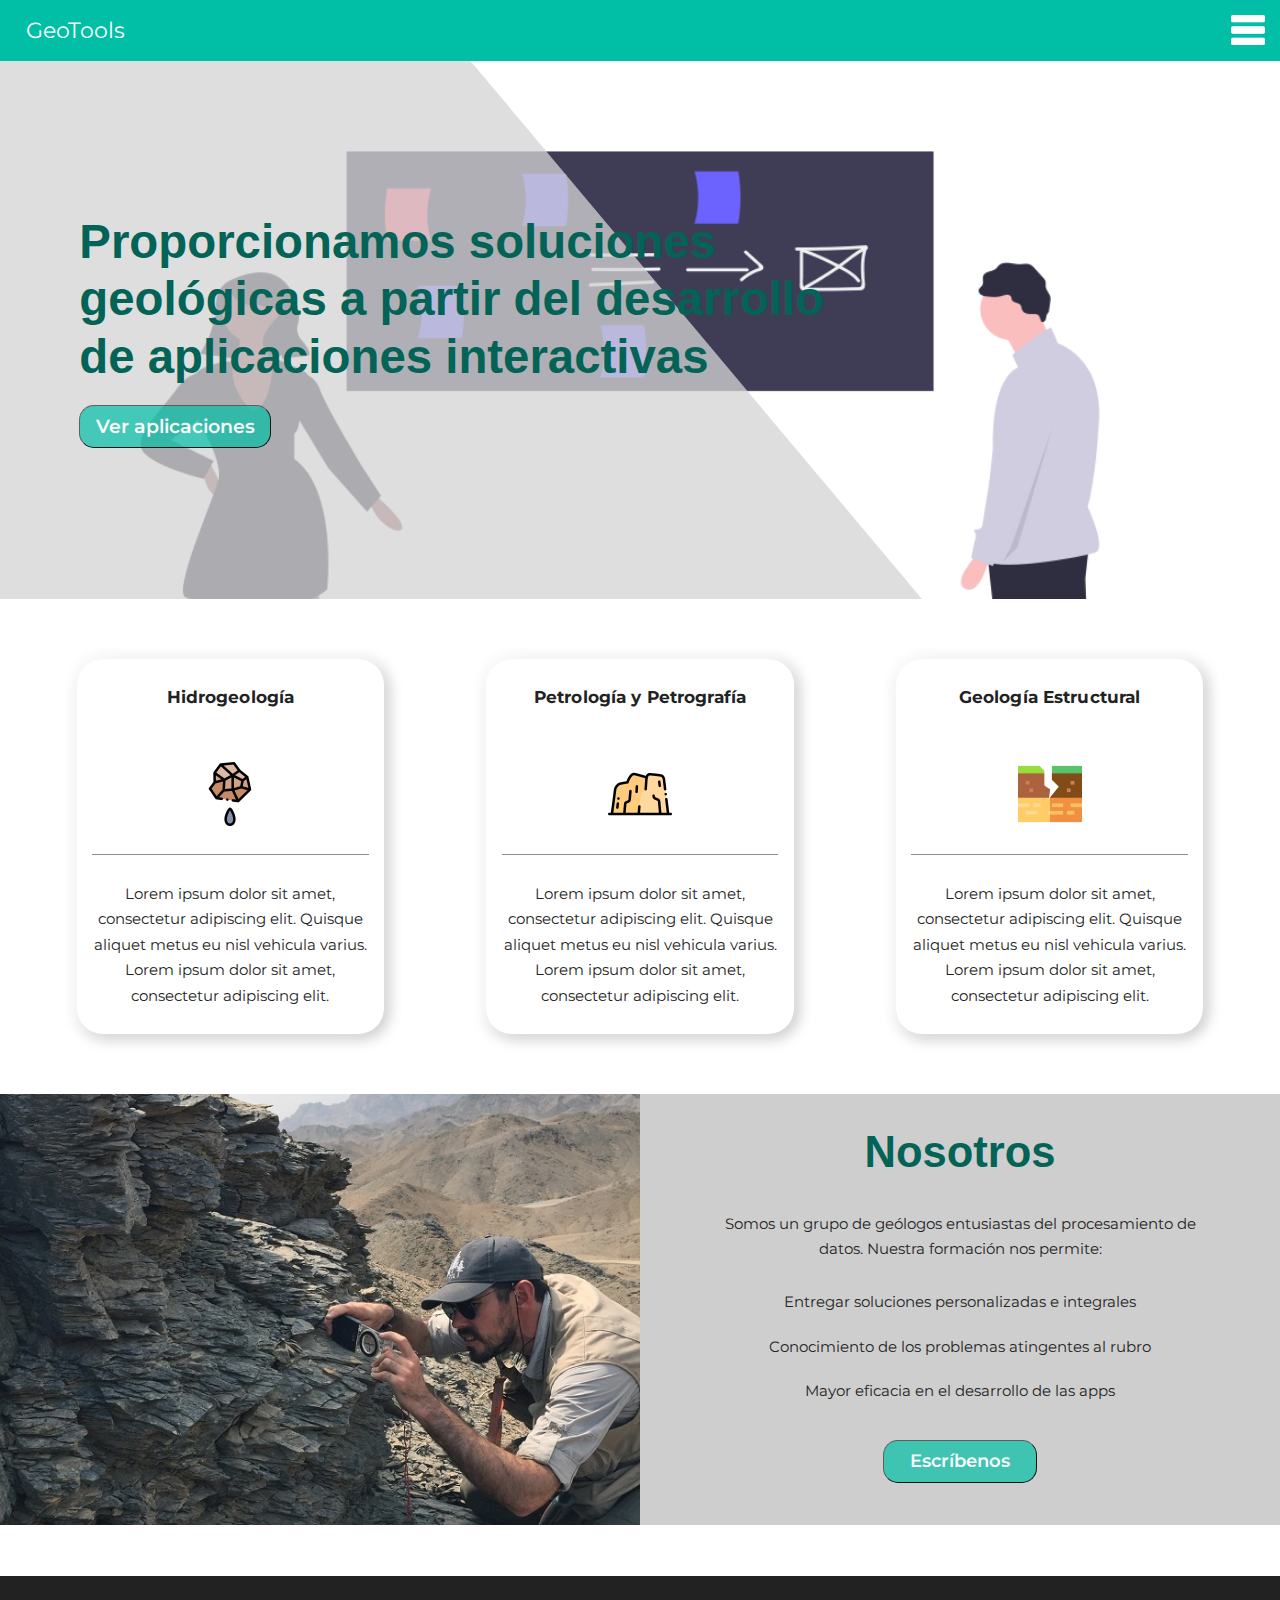
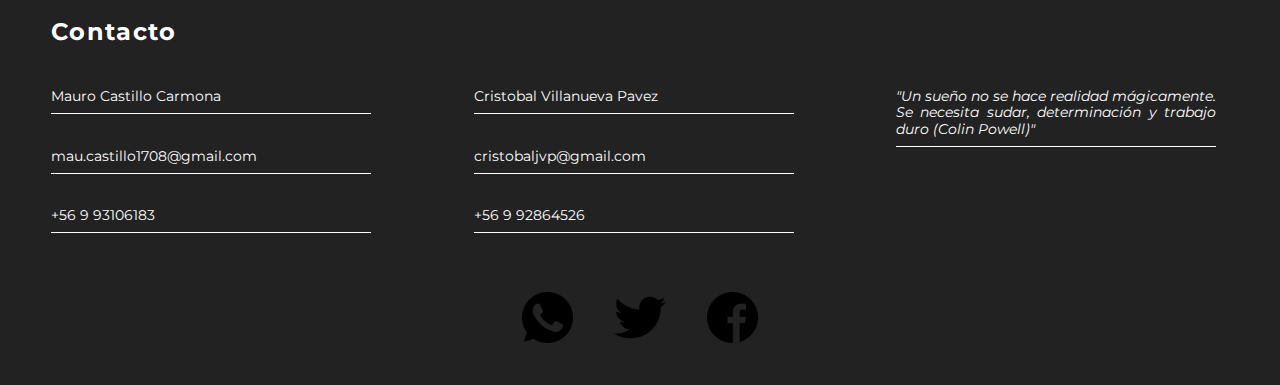
<file: home.html>
<!DOCTYPE html>
<html>
<head>
    <title>Home | Proyecto Herramientas</title>
    <meta charset="utf-8">
    <meta name="viewport" content="width=device-width, initial-scale=1">
    <link rel="stylesheet" type="text/css" href="normalize.css">
	<link rel="stylesheet" type="text/css" href="estilos.css">
    <link rel="stylesheet" type="text/css" href="fa/css/all.css">
    <link href="https://fonts.googleapis.com/css2?family=Julius+Sans+One&family=Montserrat:ital,wght@0,100;0,200;0,300;0,400;0,500;0,600;0,700;0,800;0,900;1,100;1,200;1,300;1,400;1,500;1,600;1,700;1,800;1,900&display=swap" rel="stylesheet">
    
</head>
<body>
    <!-- Header -->
    <div class="header">
        <div class="barra">
            <!-- Logo -->
            <div class="logo">
                <img href="#">
                <a href="#">GeoTools</a>
            </div>

            <!-- Botón -->
            <input type="checkbox" id="btn-menu">
		    <label for="btn-menu" class="icon-menu"><img src="img/btn-menu.png"></label>
            
            <!-- Menu -->
            <nav class="menu">
                <ul>
                    <li><a href="#">Home</a></li>
                    <li><a href="#">Hidrogeología</a></li>
                    <li><a href="#">Petrología y Petrografía</a></li>
                    <li><a href="#">Geoquímica</a></li>
                    <li><a href="#">Geología Estructural</a></li>
                    <li><a href="#">Contacto</a></li>
                </ul>
            </nav>

        </div>

        <!-- Main -->
        <section class="main">
            <div class="main1">
                <p>Proporcionamos soluciones geológicas a partir del desarrollo de aplicaciones interactivas <br /><button class="btn"><a href="#">Ver aplicaciones</a></button></p>
                <div class="imgBx"><img src="img/undraw_our_solution_htvp.png"></div>
                
            </div>

            <div class="main2">
                <div class="tarjetas">
                    <div class="cajas">
                        <h4>Hidrogeología</h4>
                        <img src="img/agua.png">
                        <p>Lorem ipsum dolor sit amet, consectetur adipiscing elit. Quisque aliquet metus eu nisl vehicula varius. Lorem ipsum dolor sit amet, consectetur adipiscing elit.</p>
                    </div>

                    <div class="cajas">
                        <h4>Petrología y Petrografía</h4>
                        <img src="img/rock.png">
                        <p>Lorem ipsum dolor sit amet, consectetur adipiscing elit. Quisque aliquet metus eu nisl vehicula varius. Lorem ipsum dolor sit amet, consectetur adipiscing elit.</p>
                    </div>

                    <div class="cajas">
                        <h4>Geología Estructural</h4>
                        <img src="img/geologico.png">
                        <p>Lorem ipsum dolor sit amet, consectetur adipiscing elit. Quisque aliquet metus eu nisl vehicula varius. Lorem ipsum dolor sit amet, consectetur adipiscing elit.</p>
                    </div>
                </div>  
            </div>

            <div class="main3">
                <div class="imgBx"><img src="img/geologist.jpg"></div>
                <div class="caja">
                    <h4>Nosotros</h4>
                    <p>Somos un grupo de geólogos entusiastas del procesamiento de datos. Nuestra formación nos permite:</p>
                    <ul>
                        <li>Entregar soluciones personalizadas e integrales</li>
                        <li>Conocimiento de los problemas atingentes al rubro</li>
                        <li>Mayor eficacia en el desarrollo de las apps</li>
                        <li><button class="btn"><a href="#">Escríbenos</a></button></li>
                    </ul>
                </div>
            </div>

        </section>

    <!-- Footer -->
	<footer class="footer">
		<!-- Información del footer -->
		<div class="footer__info">
			<div class="footer__info-cajas">
				<h2>Contacto</h2>
				<p>Mauro Castillo Carmona</p>
				<p>mau.castillo1708@gmail.com</p>
				<p>+56 9 93106183</p>
			</div>
				
			<div class="footer__info-cajas">
				<h2><br /></h2>
				<p>Cristobal Villanueva Pavez</p>
				<p>cristobaljvp@gmail.com</p>
				<p>+56 9 92864526</p>
			</div>
			
			<div class="footer__info-cajas">
				<h2><br /></h2>
				<p><i>"Un sueño no se hace realidad mágicamente. Se necesita sudar, determinación y trabajo duro (Colin Powell)"</i></p>
			</div>
		</div>

		<!-- Redes sociales -->
		<div class="footer__redes">
			<div><img src="img/whatsapp.png"></div>
			<div><img src="img/twitter.png"></div>
			<div><img src="img/facebook.png"></div>
		</div>

	</footer>

</body>
</html>
</file>
<file: estilos.css>
/*General*/

.btn {
    font-size: .7em;
    padding: .5em .8em;
    font-family: 'Montserrat', sans-serif;
    font-weight: 600;
    border-radius: 15px;
    background-color: #00bfa6c4;
    border-width: 1px;
    opacity: .9;
}

    .btn:hover {
        cursor: pointer;
        opacity: 1;
    }

    .btn a {
        text-decoration: none;
        color: #ffffff;
    }




/*Header*/

.barra {
    position: fixed;
	display: flex;
    flex-flow: row nowrap;
    background-color: #00BFA6;
    height: 4.8vw;
    width: 100%;
    margin-top: -4.8vw;
    z-index: 500;
}

	.logo {
        flex: 1 1 auto;
		display: flex;
		align-items: center;
		justify-content: flex-start;
		background-color: #00BFA6;
		height: 100%;
	}

		.logo a {
            text-decoration: none;
            font-family: 'Montserrat', sans-serif;
			color: #ffffff;
			padding: 0 2vw;
			font-size: 1.7vw;
        }

    #btn-menu {
        display: none;
    }

        .icon-menu {
            display: block;
            background-color: #00BFA6;
        }

        .icon-menu:hover {
			cursor: pointer;
        }	
            
            .icon-menu img{
                width: 2.6vw;
                margin-top: 1.2vw;
                margin-right: 1.2vw;
            }

	.menu {
		display: flex;
		flex-flow: column nowrap;
		align-items: flex-start;
		position: absolute;
        background-color: #048573;
        font-size: 1.2vw;
        font-family: 'Montserrat', sans-serif;
        width: 24vw;
        height: 100vh;
		margin-top: 4.8vw;
		transform: translateX(-100%);
        transition: all .3s;
        z-index: 200;
    }

    #btn-menu:checked ~ .menu {
        transform: translateX(0%);
    }

        .menu ul {
            list-style: none;
        }

            .menu li {
                display: flex;
                align-items: center;
                width: 24vw;
                padding: 1.5vw 2vw;
            }

            .menu li:hover {
                background-color: #036356;
            }

                .menu li a {
                    text-decoration: none;
                    color: #ffffff;  
                }




/*Main*/

.main {
    
}

    .main1 {
        position: relative;
        display: flex;
        flex-flow: row nowrap;
        align-items: center;
        justify-content: center;
        margin-top: 4.8vw;
    }

        .main1 p{
            position: absolute;
            text-align: left;
            width: 70%;
            padding: 1em 1em;
            margin-left: 1.5vw;
            font-family: 'Lato', sans-serif;
            font-size: 3.7vw;
            font-weight: 900;
            line-height: 4.5vw;
            left: 1vw;
            color: #036356;
            z-index: 100;
        }

        .main1 .imgBx {
            width: 100%;
            height: 42vw;
            object-fit: cover;
            overflow: hidden;
        }

        .main1 .imgBx img {
            margin: 0;
            padding: 0;
            width: 100%;
        }

        .main1 .imgBx:before {
            content: '';
            position: absolute;
            top: 0;
            left: 0;
            width: 80%;
            height: 100%;
            background: #d3d3d3c2;
            transform-origin: bottom;
            transform: skewX(40deg) translateX(-10%);
        }

        .main1 .btn {
            margin-top: 1em;
            font-size: 1.5vw;
            position: relative;
        }
    
    .tarjetas {
        display: flex;
        flex-flow: row nowrap;
        align-items: center;
        justify-content: center;
        margin: 2vw 2vw;
    }

        .tarjetas .cajas {
            margin: 2.7vw 4vw;
            padding: 0 1.2vw;
            text-align: center;
            box-shadow: -3px -3px 15px rgba(255,255,255,1),
                                3px 3px 15px rgba(0,0,0,.3);
            border-radius: 2vw;
            color: #222222;
            line-height: 2vw;
            font-family: 'Montserrat', sans-serif;
        }

        .tarjetas .cajas:hover {
            cursor: pointer;
            box-shadow: inset -5px -5px 15px rgba(255,255,255,.5),
                        inset 5px 5px 15px rgba(0,0,0,.1);
        }

            .cajas h4, .cajas img, .cajas p {
                margin: 2vw 0;
            }

            .cajas h4 {
                font-size: 1.3vw;
                letter-spacing: .01vw;
            }

            .cajas img {
                width: 5vw;
                margin-bottom: -.3em;
            }

            .cajas p {
                border-top: 1px solid #22222281;
                font-size: 1.2vw;
                padding-top: 2vw;
                color: #242424;
            }

    .main3 {
        display: flex;
        flex-flow: row nowrap;
        margin-top: 2vw;
    }

            .main3 .imgBx img {
                width: 50vw;
                height: 100%;
                opacity: .95;
            }

            .main3 .imgBx img:hover {
                opacity: 1;
            }

        .main3 .caja {
            display: flex;
            flex-flow: column nowrap;
            align-items: center;
            justify-content: center;
            width: 50vw;
            padding: 0 5.3vw;
            font-family: 'Montserrat', sans-serif;
            line-height: 2vw;
            text-align: center;
            background-color: #9999997a;
        }

            .main3 .caja h4 {
                margin-top: .5vw;
                font-size: 3.4vw;
                font-weight: 900;
                color: #036356;
                font-family: 'Lato', sans-serif;
            }

            .main3 .caja p {
                margin-top: 3.5vw;
                font-size: 1.2vw;
                color: #242424;
            }

            .main3 .caja ul {
                list-style: none;
                margin-top: 1.4vw;
                line-height: 3.5vw;
                font-size: 1.2vw;
                color: #242424;
            }

                .main3 ul .btn {
                    margin-top: 2vw;
                    padding: .8vw 2vw;
                }

                    .main3 ul .btn a {
                        font-size: 1.4vw;
                    }




/*Footer*/

.footer {
	height: 32vw;
	background-color: #222222;
	margin-top: 4vw;
}

	.footer__info {
		display: grid;
		grid-template-columns: 33% 33% 33%;
	}

		.footer__info-cajas {
			height: 20vw;
			padding: 2.6vw 4vw;
			margin-top: .7vw;
			
		}

			.footer__info-cajas h2{
                padding-bottom: .7vw;
                letter-spacing: .1vw;
				font-family: 'Montserrat', sans-serif;
				font-size: 1.9vw;
				color: #ffffff;
			}

			.footer__info-cajas p{
				padding-bottom: .7vw;
				margin-top: 2.6vw;
				margin-bottom: .7vw;
				border-bottom: .7px solid #ffffff;
				font-family: 'Montserrat', sans-serif;
                font-size: 1.1vw;
                text-align: justify;
				color: #ffffff;
			}	

	.footer__redes {
		display: flex;
		align-items: center;
        justify-content: center;
        position: relative;
        top: 4vw;
	}

		.footer__redes div {
			padding: 0 1.6vw;
		}

		.footer__redes img {
			width: 4vw;
        }
        



@media (max-width: 500px) {	  
    .barra {
        position: relative;
        height: 4em;
        margin-top: 0;
    }

    .menu {
        width: 100%;
        height: 18em;
        margin-top: 4em;
        padding-top: .6em;
        font-size: 1em;
    }
    
    .menu li {
        padding: .8em 1.1em;
        width: 100%;
    }

    .logo a {
        font-size: 1.5em;
        margin-left: .4em;
        width: 100%;
    }

    .icon-menu img {
        width: 2em;
        margin-top: 1em;
        margin-right: 1em;
    }
    
    .main1 {
        flex-flow: column-reverse nowrap;
        background-color: #9999997a;
        margin-top: 0;
    }

    .main1 p {
        position: relative;
        width: 100%;
        font-size: 1.9em;
        line-height: 1.1em;
        padding: 1em .8em;
        left: -.1em;
        text-align: center;
    }

    .main1 .btn {
        font-size: .7em;
    }

    .main1 .imgBx {
        height: 18em;
    }

    .main1 .imgBx img{
        height: 100%;
        object-fit: cover;
    }

    .main1 .imgBx:before {
        display: none;
    }

    .main2 {
        margin-top: 1.5em;
    }

    .tarjetas {
        flex-flow: column nowrap;
    }

    .tarjetas .cajas {
        margin: 1em 2em;
        padding: 0 1em;
    }

    .cajas h4, .cajas img, .cajas p {
        margin: 1em 0;
    }

    .cajas h4 {
        font-size: 1.2em;
        line-height: 1.3em;
    }

    .cajas img {
        width: 4em;
    }

    .cajas p {
        font-size: 1em;
        line-height: 1.4em;
    }

    .main3 {
        flex-flow: column nowrap;
        margin-top: 1.5em;
    }

    .main3 .imgBx img {
        width: 100%;
    }

    .main3 .caja {
        width: 100%;
        position: relative;
        top: -.3em;
        line-height: 1.5em;
    }

    .main3 .caja h4 {
        font-size: 1.9em;
        margin-top: .7em;
    }

    .main3 .caja p {
        font-size: 1em;
        line-height: 1.4em;
        margin-top: 2.2em;
    }

    .main3 .caja ul {
        font-size: 1em;
        margin-top: 1.1em;
        padding: 0 1.5em;
        line-height: 1.4em;
    }

    .main3 .caja ul li {
        margin: .7em 0;
    }

    .main3 ul .btn {
        margin-top: 1em;
        padding: .8em 2.3em;
    }

    .main3 ul .btn a {
        font-size: 1.7em;
    }

    .footer {
        flex-flow: column nowrap;
        background-color: #222222;
        height: 725px;
        margin-top: 1.5em;
    }

    .footer__info {
        display: flex;
        flex-flow: column nowrap;
    }

    .footer__info-cajas {
        padding: 0 1em;
        margin: 4em 0;
    }

    .footer__info-cajas h2 {
        font-size: 1.2em;
        line-height: 1em;
        margin-top: -1.5em;
        margin-bottom: 1.2em;
    }

    .footer__info-cajas p {
        font-size: .9em;
        line-height: 1.4em;
        padding: .8em 0;
    }

    .footer__redes div{
        padding: 2em 1.2em;
    }

    .footer__redes img {
        margin-top: -1em;
        width: 2.5em;
    }
}
</file>
